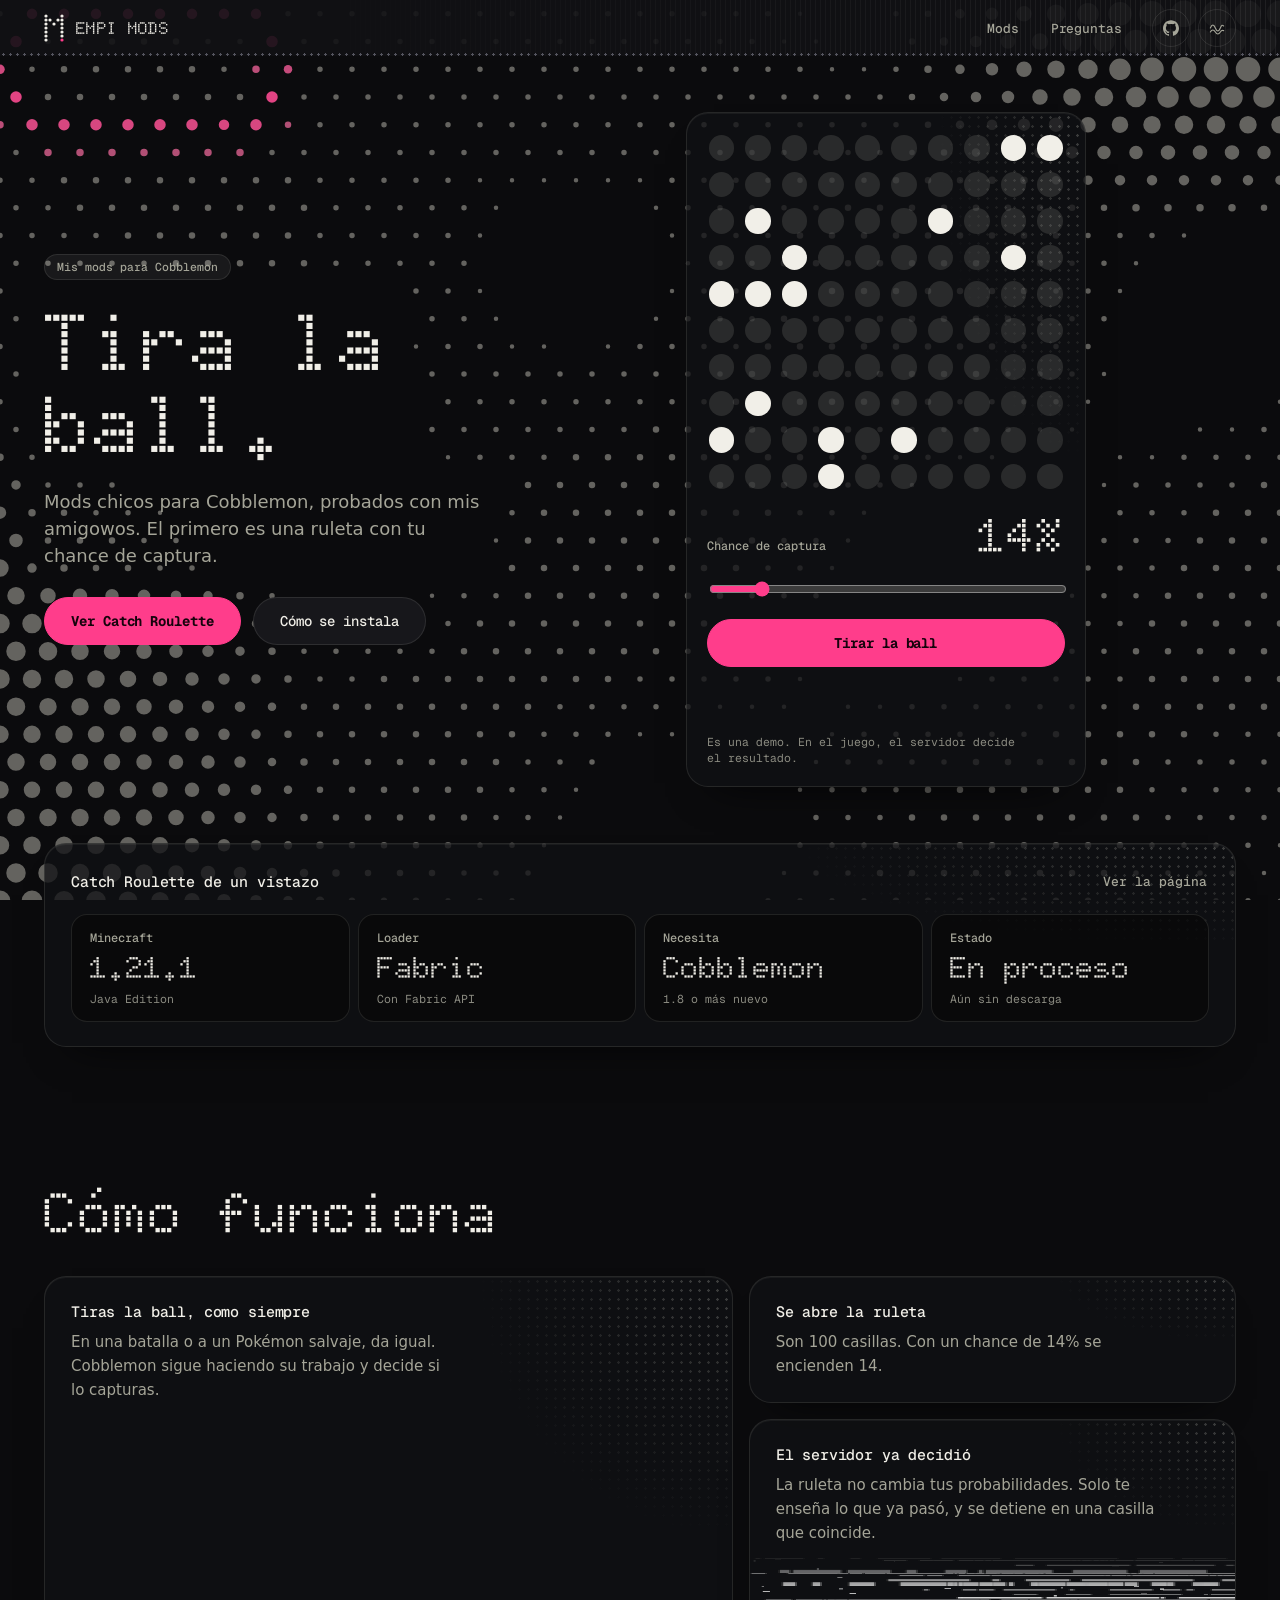
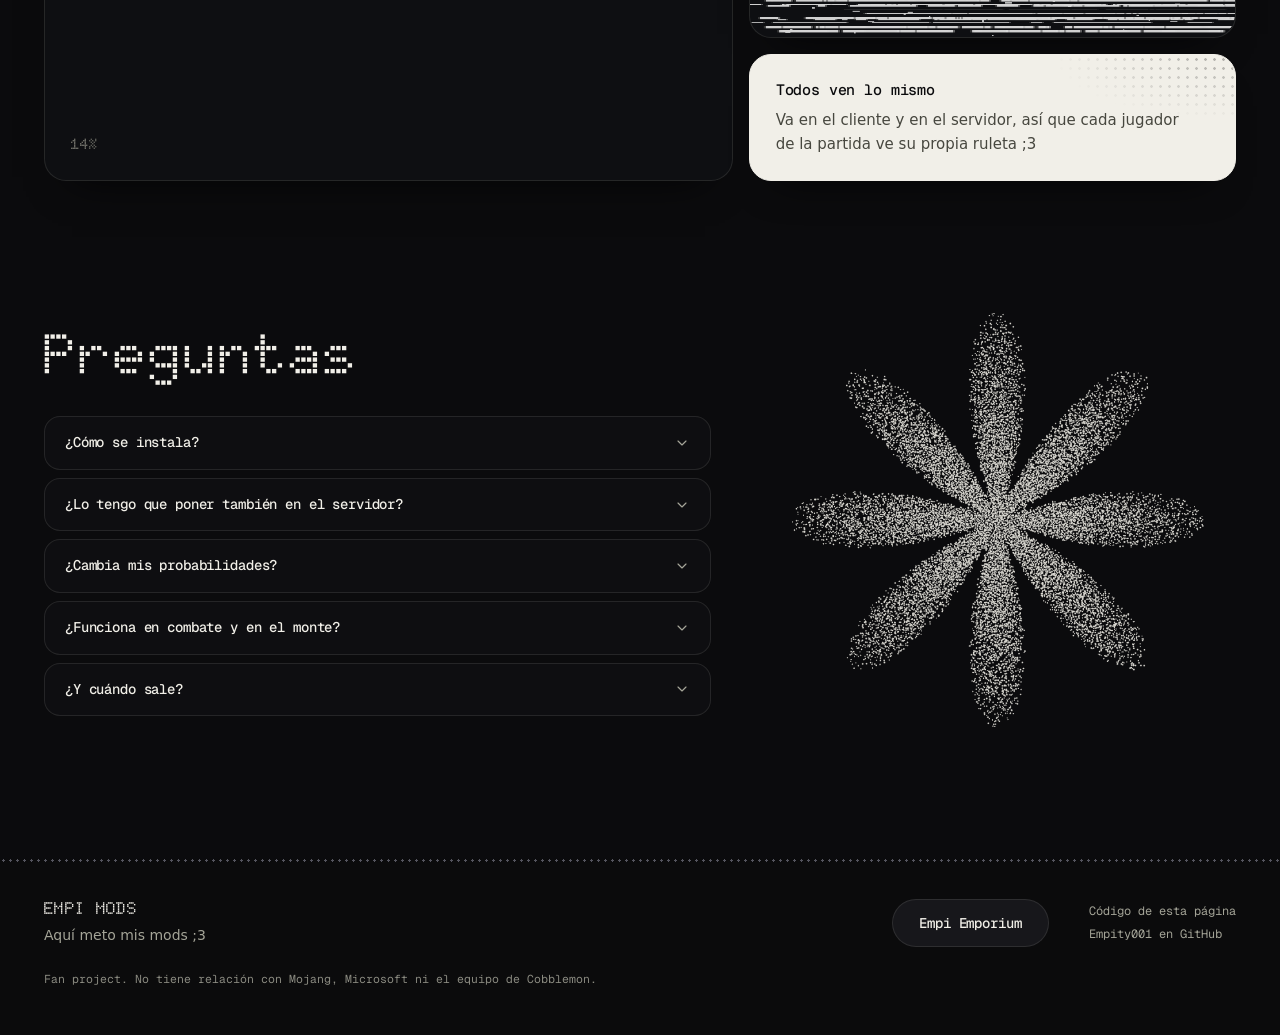
<file: index.html>
<!doctype html>
<html lang="es">
<head>
    <meta charset="utf-8">
    <meta name="viewport" content="width=device-width, initial-scale=1">
    <title>Empi Mods</title>
    <meta name="description" content="Mods chicos para Cobblemon, hechos por Empi y probados con sus amigowos. El primero: una ruleta con tu chance de captura.">
    <meta name="theme-color" content="#0b0b0d">
    <meta property="og:type" content="website">
    <meta property="og:title" content="Empi Mods">
    <meta property="og:description" content="Mods chicos para Cobblemon, hechos por Empi y probados con sus amigowos.">
    <link rel="icon" href="favicon.svg" type="image/svg+xml">
    <link rel="preload" href="fonts/Doto.woff2" as="font" type="font/woff2" crossorigin>
    <link rel="stylesheet" href="css/style.css">
    <link rel="stylesheet" href="css/mods.css">
    <!-- Decides "vivo" or "tranquilo" before the first paint, so nothing flashes: the visitor's own choice, else the system's reduced-motion setting. -->
    <script>try { var m = localStorage.getItem('empi.motion'); document.documentElement.dataset.motion = (m ? m === 'alive' : !matchMedia('(prefers-reduced-motion: reduce)').matches) ? 'alive' : 'calm' } catch (e) { document.documentElement.dataset.motion = 'alive' }</script>
</head>
<body>
    <a class="skip" href="#mods">Ir al contenido</a>
    <canvas id="life" aria-hidden="true"></canvas>
    <p class="sr-only" id="dlStatus" role="status"></p>

    <header class="topbar">
        <a class="brand" href="index.html" aria-label="Empi Mods, inicio">
            <!-- a dot-matrix M; one dot lit -->
            <svg class="logo" viewBox="0 0 20 28" aria-hidden="true" fill="currentColor">
                <g><circle cx="2" cy="2" r="1.6"/><circle cx="2" cy="6" r="1.6"/><circle cx="2" cy="10" r="1.6"/><circle cx="2" cy="14" r="1.6"/><circle cx="2" cy="18" r="1.6"/><circle cx="2" cy="22" r="1.6"/><circle cx="2" cy="26" r="1.6"/>
                <circle cx="18" cy="2" r="1.6"/><circle cx="18" cy="6" r="1.6"/><circle cx="18" cy="10" r="1.6"/><circle cx="18" cy="14" r="1.6"/><circle cx="18" cy="18" r="1.6"/><circle cx="18" cy="22" r="1.6"/>
                <circle cx="6" cy="6" r="1.6"/><circle cx="10" cy="10" r="1.6"/><circle cx="14" cy="6" r="1.6"/></g>
                <circle cx="18" cy="26" r="1.6" fill="#ff3d8b"/>
            </svg>
            <span>Empi Mods</span>
        </a>
        <nav class="nav" aria-label="Secciones">
            <a href="#mods">Mods</a>
            <a href="#preguntas">Preguntas</a>
        </nav>
        <a class="icon-btn" href="https://github.com/Empity001" target="_blank" rel="noopener" aria-label="Empity001 en GitHub" title="GitHub">
            <svg class="i" viewBox="0 0 24 24" aria-hidden="true" fill="currentColor"><path d="M12 .297c-6.63 0-12 5.373-12 12 0 5.303 3.438 9.8 8.205 11.385.6.113.82-.258.82-.577 0-.285-.01-1.04-.015-2.04-3.338.724-4.042-1.61-4.042-1.61C4.422 18.07 3.633 17.7 3.633 17.7c-1.087-.744.084-.729.084-.729 1.205.084 1.838 1.236 1.838 1.236 1.07 1.835 2.809 1.305 3.495.998.108-.776.417-1.305.76-1.605-2.665-.3-5.466-1.332-5.466-5.93 0-1.31.465-2.38 1.235-3.22-.135-.303-.54-1.523.105-3.176 0 0 1.005-.322 3.3 1.23.96-.267 1.98-.399 3-.405 1.02.006 2.04.138 3 .405 2.28-1.552 3.285-1.23 3.285-1.23.645 1.653.24 2.873.12 3.176.765.84 1.23 1.91 1.23 3.22 0 4.61-2.805 5.625-5.475 5.92.42.36.81 1.096.81 2.22 0 1.606-.015 2.896-.015 3.286 0 .315.21.69.825.57C20.565 22.092 24 17.592 24 12.297c0-6.627-5.373-12-12-12"/></svg>
        </a>
        <button class="icon-btn" id="lifeBtn" type="button" aria-pressed="true" aria-label="Movimiento del fondo" title="Movimiento">
            <svg class="i" viewBox="0 0 24 24" aria-hidden="true" fill="none" stroke="currentColor" stroke-width="1.75" stroke-linecap="round" stroke-linejoin="round"><path d="M2 12c2.5-6 5-6 7.5 0s5 6 7.5 0 3.5-4 5-3"/><path d="M2 18c2.5-4 5-4 7.5 0s5 4 7.5 0 3.5-2.5 5-2"/></svg>
        </button>
        <i class="progress" aria-hidden="true"></i>
    </header>

    <main>
        <section class="hero wrap" id="inicio">
            <div class="hero-copy">
                <p class="chip rise" style="--i:0">Mis mods para Cobblemon</p>
                <h1 class="hero-title mid rise" style="--i:1" aria-label="Tira la ball." data-quiet><span class="line">Tira la</span> <span class="line">ball.</span></h1>
                <p class="hero-sub rise" style="--i:2" data-quiet>Mods chicos para Cobblemon, probados con mis amigowos. El primero es una ruleta con tu chance de captura.</p>
                <div class="hero-actions rise" style="--i:3">
                    <a class="btn primary big" href="mods/catch-roulette.html"><span class="btn-label"><span class="l1">Ver Catch Roulette</span></span></a>
                    <a class="btn big" href="#preguntas">Cómo se instala</a>
                </div>
            </div>

            <div class="hero-demo rise" style="--i:2">
                <div class="module roulette" data-roulette>
                    <div class="roulette__board" role="img" aria-label="Ruleta de 100 casillas, 14 encendidas"></div>
                    <div class="roulette__panel">
                        <div class="roulette__row">
                            <label for="chance-home">Chance de captura</label>
                            <output for="chance-home">14%</output>
                        </div>
                        <input id="chance-home" type="range" min="1" max="100" value="14">
                        <button class="btn primary big" type="button">Tirar la ball</button>
                        <p class="roulette__result" aria-live="polite"></p>
                        <p class="roulette__hint">Es una demo. En el juego, el servidor decide el resultado.</p>
                    </div>
                </div>
            </div>
        </section>

        <section class="facts wrap reveal" id="mods" aria-labelledby="factsTitle">
            <div class="module">
                <div class="module-head">
                    <h2 id="factsTitle">Catch Roulette de un vistazo</h2>
                    <a class="link" href="mods/catch-roulette.html">Ver la página</a>
                </div>
                <dl class="tiles">
                    <div class="tile"><dt>Minecraft</dt><dd class="num">1.21.1</dd><small>Java Edition</small></div>
                    <div class="tile"><dt>Loader</dt><dd class="num">Fabric</dd><small>Con Fabric API</small></div>
                    <div class="tile"><dt>Necesita</dt><dd class="num">Cobblemon</dd><small>1.8 o más nuevo</small></div>
                    <div class="tile"><dt>Estado</dt><dd class="num">En proceso</dd><small>Aún sin descarga</small></div>
                </dl>
            </div>
        </section>

        <section class="what wrap" id="como" aria-labelledby="whatTitle">
            <h2 class="display reveal" id="whatTitle" data-quiet>Cómo funciona</h2>
            <div class="bento">
                <article class="module tile-a reveal" style="--i:0">
                    <div class="tile-text" data-quiet>
                        <h3>Tiras la ball, como siempre</h3>
                        <p>En una batalla o a un Pokémon salvaje, da igual. Cobblemon sigue haciendo su trabajo y decide si lo capturas.</p>
                    </div>
                    <p class="big-num" aria-hidden="true">14<span>%</span></p>
                </article>
                <article class="module tile-b reveal" style="--i:1">
                    <div data-quiet>
                        <h3>Se abre la ruleta</h3>
                        <p>Son 100 casillas. Con un chance de 14% se encienden 14.</p>
                    </div>
                </article>
                <article class="module tile-c reveal" style="--i:2">
                    <div data-quiet>
                        <h3>El servidor ya decidió</h3>
                        <p>La ruleta no cambia tus probabilidades. Solo te enseña lo que ya pasó, y se detiene en una casilla que coincide.</p>
                    </div>
                </article>
                <article class="module tile-d reveal" style="--i:3">
                    <div data-quiet>
                        <h3>Todos ven lo mismo</h3>
                        <p>Va en el cliente y en el servidor, así que cada jugador de la partida ve su propia ruleta ;3</p>
                    </div>
                </article>
            </div>
        </section>

        <section class="faq wrap" id="preguntas" aria-labelledby="faqTitle">
            <div class="faq-list">
                <h2 class="display reveal" id="faqTitle" data-quiet>Preguntas</h2>
                <details class="q reveal" style="--i:0" data-quiet>
                    <summary>¿Cómo se instala?</summary>
                    <p>Necesitas Minecraft Java 1.21.1 con Fabric Loader, Fabric API y Cobblemon 1.8 o más nuevo. Bajas el jar de Catch Roulette y lo metes en la carpeta mods. Todavía no sale la primera versión: cuando salga, el botón de descarga aparece aquí.</p>
                </details>
                <details class="q reveal" style="--i:1" data-quiet>
                    <summary>¿Lo tengo que poner también en el servidor?</summary>
                    <p>Sí, va en los dos lados. El servidor calcula tu chance y manda el resultado; cada jugador lo ve en su pantalla. Si falta en uno de los dos, no sale la ruleta pero el juego sigue normal.</p>
                </details>
                <details class="q reveal" style="--i:2" data-quiet>
                    <summary>¿Cambia mis probabilidades?</summary>
                    <p>Nop. Cobblemon decide la captura como siempre. La ruleta solo te enseña lo que ya pasó.</p>
                </details>
                <details class="q reveal" style="--i:3" data-quiet>
                    <summary>¿Funciona en combate y en el monte?</summary>
                    <p>Sí. Sale cuando tiras la ball a un Pokémon salvaje y también durante una batalla.</p>
                </details>
                <details class="q reveal" style="--i:4" data-quiet>
                    <summary>¿Y cuándo sale?</summary>
                    <p>Todavía lo estoy armando. Ya tiene su página, pero falta que corra dentro de Cobblemon. Cuando esté listo, aquí va el enlace a Modrinth.</p>
                </details>
            </div>
            <div class="faq-art" aria-hidden="true"><img src="art/flower.png" alt="" width="650" height="650" loading="lazy"></div>
        </section>
    </main>

    <footer class="foot" id="pie">
        <div class="wrap foot-grid">
            <div class="foot-brand" data-quiet>
                <p class="foot-name">Empi Mods</p>
                <p class="foot-line">Aquí meto mis mods ;3</p>
            </div>
            <a class="btn big" href="https://empity001.github.io/Empi-Emporium/">Empi Emporium</a>
            <nav class="foot-links" data-quiet aria-label="Enlaces">
                <a href="https://github.com/Empity001/Empi-Mods" target="_blank" rel="noopener">Código de esta página</a>
                <a href="https://github.com/Empity001" target="_blank" rel="noopener">Empity001 en GitHub</a>
            </nav>
        </div>
        <p class="wrap foot-note" data-quiet>Fan project. No tiene relación con Mojang, Microsoft ni el equipo de Cobblemon.</p>
    </footer>

    <script src="js/field.js" defer></script>
    <script src="js/motion.js" defer></script>
    <script src="js/roulette.js" defer></script>
    <script src="js/site.js" defer></script>
</body>
</html>
</file>
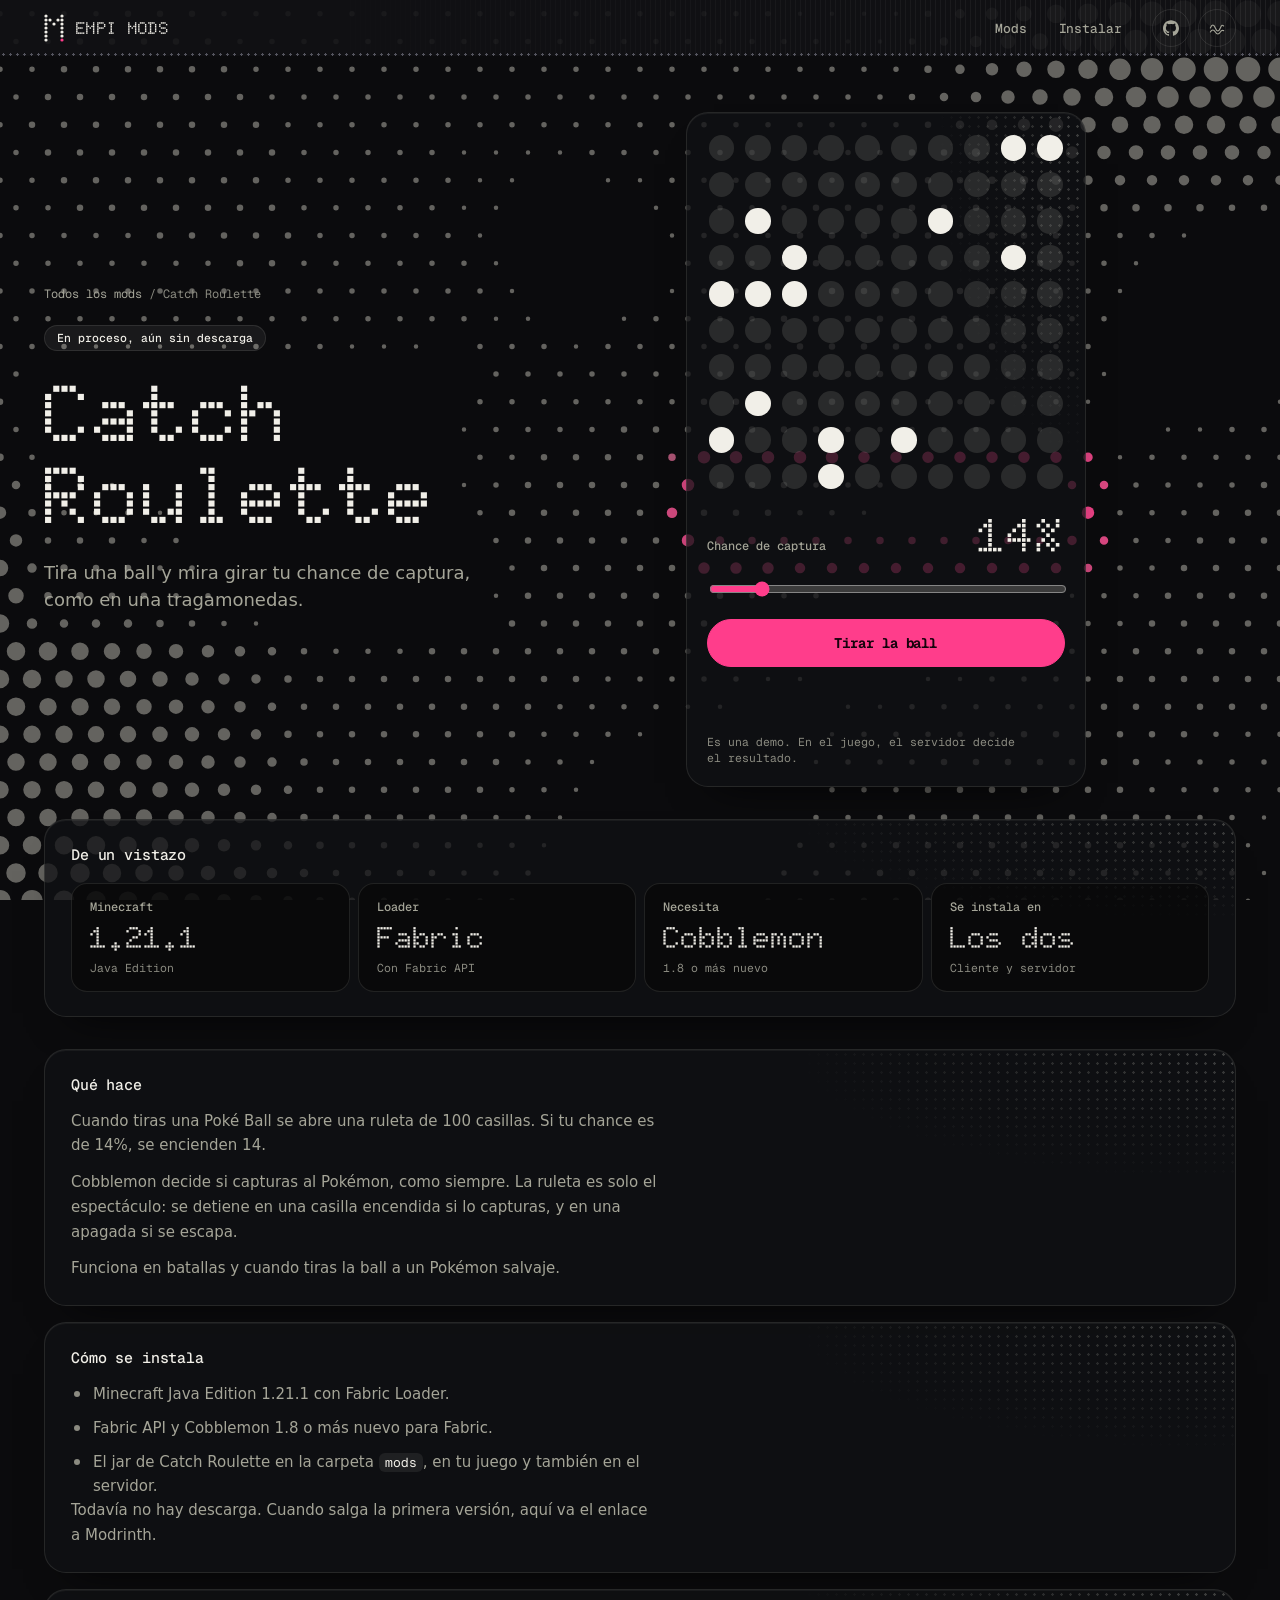
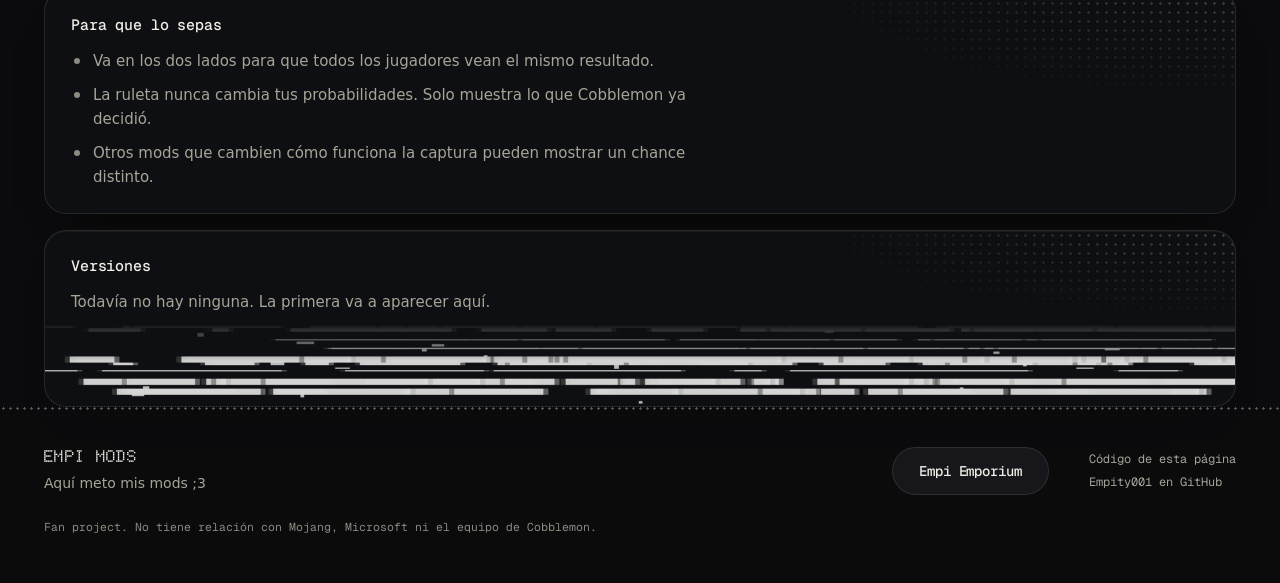
<file: mods/catch-roulette.html>
<!doctype html>
<html lang="es">
<head>
    <meta charset="utf-8">
    <meta name="viewport" content="width=device-width, initial-scale=1">
    <title>Catch Roulette</title>
    <meta name="description" content="Un mod de Fabric para Cobblemon que convierte tu chance de captura en una ruleta de casillas.">
    <meta name="theme-color" content="#0b0b0d">
    <meta property="og:type" content="website">
    <meta property="og:title" content="Catch Roulette">
    <meta property="og:description" content="Un mod de Fabric para Cobblemon que convierte tu chance de captura en una ruleta de casillas.">
    <link rel="icon" href="../favicon.svg" type="image/svg+xml">
    <link rel="preload" href="../fonts/Doto.woff2" as="font" type="font/woff2" crossorigin>
    <link rel="stylesheet" href="../css/style.css">
    <link rel="stylesheet" href="../css/mods.css">
    <script>try { var m = localStorage.getItem('empi.motion'); document.documentElement.dataset.motion = (m ? m === 'alive' : !matchMedia('(prefers-reduced-motion: reduce)').matches) ? 'alive' : 'calm' } catch (e) { document.documentElement.dataset.motion = 'alive' }</script>
</head>
<body class="mod-page">
    <a class="skip" href="#contenido">Ir al contenido</a>
    <canvas id="life" aria-hidden="true"></canvas>
    <p class="sr-only" id="dlStatus" role="status"></p>

    <header class="topbar">
        <a class="brand" href="../index.html" aria-label="Empi Mods, inicio">
            <svg class="logo" viewBox="0 0 20 28" aria-hidden="true" fill="currentColor">
                <g><circle cx="2" cy="2" r="1.6"/><circle cx="2" cy="6" r="1.6"/><circle cx="2" cy="10" r="1.6"/><circle cx="2" cy="14" r="1.6"/><circle cx="2" cy="18" r="1.6"/><circle cx="2" cy="22" r="1.6"/><circle cx="2" cy="26" r="1.6"/>
                <circle cx="18" cy="2" r="1.6"/><circle cx="18" cy="6" r="1.6"/><circle cx="18" cy="10" r="1.6"/><circle cx="18" cy="14" r="1.6"/><circle cx="18" cy="18" r="1.6"/><circle cx="18" cy="22" r="1.6"/>
                <circle cx="6" cy="6" r="1.6"/><circle cx="10" cy="10" r="1.6"/><circle cx="14" cy="6" r="1.6"/></g>
                <circle cx="18" cy="26" r="1.6" fill="#ff3d8b"/>
            </svg>
            <span>Empi Mods</span>
        </a>
        <nav class="nav" aria-label="Secciones">
            <a href="../index.html#mods">Mods</a>
            <a href="#instalar">Instalar</a>
        </nav>
        <a class="icon-btn" href="https://github.com/Empity001" target="_blank" rel="noopener" aria-label="Empity001 en GitHub" title="GitHub">
            <svg class="i" viewBox="0 0 24 24" aria-hidden="true" fill="currentColor"><path d="M12 .297c-6.63 0-12 5.373-12 12 0 5.303 3.438 9.8 8.205 11.385.6.113.82-.258.82-.577 0-.285-.01-1.04-.015-2.04-3.338.724-4.042-1.61-4.042-1.61C4.422 18.07 3.633 17.7 3.633 17.7c-1.087-.744.084-.729.084-.729 1.205.084 1.838 1.236 1.838 1.236 1.07 1.835 2.809 1.305 3.495.998.108-.776.417-1.305.76-1.605-2.665-.3-5.466-1.332-5.466-5.93 0-1.31.465-2.38 1.235-3.22-.135-.303-.54-1.523.105-3.176 0 0 1.005-.322 3.3 1.23.96-.267 1.98-.399 3-.405 1.02.006 2.04.138 3 .405 2.28-1.552 3.285-1.23 3.285-1.23.645 1.653.24 2.873.12 3.176.765.84 1.23 1.91 1.23 3.22 0 4.61-2.805 5.625-5.475 5.92.42.36.81 1.096.81 2.22 0 1.606-.015 2.896-.015 3.286 0 .315.21.69.825.57C20.565 22.092 24 17.592 24 12.297c0-6.627-5.373-12-12-12"/></svg>
        </a>
        <button class="icon-btn" id="lifeBtn" type="button" aria-pressed="true" aria-label="Movimiento del fondo" title="Movimiento">
            <svg class="i" viewBox="0 0 24 24" aria-hidden="true" fill="none" stroke="currentColor" stroke-width="1.75" stroke-linecap="round" stroke-linejoin="round"><path d="M2 12c2.5-6 5-6 7.5 0s5 6 7.5 0 3.5-4 5-3"/><path d="M2 18c2.5-4 5-4 7.5 0s5 4 7.5 0 3.5-2.5 5-2"/></svg>
        </button>
        <i class="progress" aria-hidden="true"></i>
    </header>

    <main id="contenido">
        <section class="hero wrap">
            <div class="hero-copy">
                <p class="crumb rise" style="--i:0"><a href="../index.html#mods">Todos los mods</a> / Catch Roulette</p>
                <p class="chip dev rise" style="--i:0">En proceso, aún sin descarga</p>
                <h1 class="hero-title mid rise" style="--i:1" aria-label="Catch Roulette" data-quiet><span class="line">Catch</span> <span class="line">Roulette</span></h1>
                <p class="hero-sub rise" style="--i:2" data-quiet>Tira una ball y mira girar tu chance de captura, como en una tragamonedas.</p>
            </div>

            <div class="hero-demo rise" style="--i:2">
                <div class="module roulette" data-roulette>
                    <div class="roulette__board" role="img" aria-label="Ruleta de 100 casillas, 14 encendidas"></div>
                    <div class="roulette__panel">
                        <div class="roulette__row">
                            <label for="chance-mod">Chance de captura</label>
                            <output for="chance-mod">14%</output>
                        </div>
                        <input id="chance-mod" type="range" min="1" max="100" value="14">
                        <button class="btn primary big" type="button">Tirar la ball</button>
                        <p class="roulette__result" aria-live="polite"></p>
                        <p class="roulette__hint">Es una demo. En el juego, el servidor decide el resultado.</p>
                    </div>
                </div>
            </div>
        </section>
        <!-- TODO: capturas reales del juego cuando el mod ya corra dentro de Cobblemon. -->

        <section class="facts wrap reveal" aria-labelledby="factsTitle">
            <div class="module">
                <div class="module-head"><h2 id="factsTitle">De un vistazo</h2></div>
                <dl class="tiles">
                    <div class="tile"><dt>Minecraft</dt><dd class="num">1.21.1</dd><small>Java Edition</small></div>
                    <div class="tile"><dt>Loader</dt><dd class="num">Fabric</dd><small>Con Fabric API</small></div>
                    <div class="tile"><dt>Necesita</dt><dd class="num">Cobblemon</dd><small>1.8 o más nuevo</small></div>
                    <div class="tile"><dt>Se instala en</dt><dd class="num">Los dos</dd><small>Cliente y servidor</small></div>
                </dl>
            </div>
        </section>

        <div class="wrap mod-sections">
            <section class="module reveal" aria-labelledby="qhace">
                <h2 id="qhace">Qué hace</h2>
                <p>Cuando tiras una Poké Ball se abre una ruleta de 100 casillas. Si tu chance es de 14%, se encienden 14.</p>
                <p>Cobblemon decide si capturas al Pokémon, como siempre. La ruleta es solo el espectáculo: se detiene en una casilla encendida si lo capturas, y en una apagada si se escapa.</p>
                <p>Funciona en batallas y cuando tiras la ball a un Pokémon salvaje.</p>
            </section>

            <section class="module reveal" id="instalar" aria-labelledby="qinstalar">
                <h2 id="qinstalar">Cómo se instala</h2>
                <ul>
                    <li>Minecraft Java Edition 1.21.1 con Fabric Loader.</li>
                    <li>Fabric API y Cobblemon 1.8 o más nuevo para Fabric.</li>
                    <li>El jar de Catch Roulette en la carpeta <code>mods</code>, en tu juego y también en el servidor.</li>
                </ul>
                <p>Todavía no hay descarga. Cuando salga la primera versión, aquí va el enlace a Modrinth.</p>
            </section>

            <section class="module reveal" aria-labelledby="qsaber">
                <h2 id="qsaber">Para que lo sepas</h2>
                <ul>
                    <li>Va en los dos lados para que todos los jugadores vean el mismo resultado.</li>
                    <li>La ruleta nunca cambia tus probabilidades. Solo muestra lo que Cobblemon ya decidió.</li>
                    <li>Otros mods que cambien cómo funciona la captura pueden mostrar un chance distinto.</li>
                </ul>
            </section>

            <section class="module empty-tear reveal" aria-labelledby="qversiones">
                <h2 id="qversiones">Versiones</h2>
                <p>Todavía no hay ninguna. La primera va a aparecer aquí.</p>
            </section>
        </div>
    </main>

    <footer class="foot" id="pie">
        <div class="wrap foot-grid">
            <div class="foot-brand" data-quiet>
                <p class="foot-name">Empi Mods</p>
                <p class="foot-line">Aquí meto mis mods ;3</p>
            </div>
            <a class="btn big" href="https://empity001.github.io/Empi-Emporium/">Empi Emporium</a>
            <nav class="foot-links" data-quiet aria-label="Enlaces">
                <a href="https://github.com/Empity001/Empi-Mods" target="_blank" rel="noopener">Código de esta página</a>
                <a href="https://github.com/Empity001" target="_blank" rel="noopener">Empity001 en GitHub</a>
            </nav>
        </div>
        <p class="wrap foot-note" data-quiet>Fan project. No tiene relación con Mojang, Microsoft ni el equipo de Cobblemon.</p>
    </footer>

    <script src="../js/field.js" defer></script>
    <script src="../js/motion.js" defer></script>
    <script src="../js/roulette.js" defer></script>
    <script src="../js/site.js" defer></script>
</body>
</html>
</file>
<file: css/style.css>
/* Empi Emporium: the Empi Proof Bench, on the web. Near-black ground, paper-white marks, halftone dots as tone, one pink accent that
   marks the next action (here: the download). Same tokens, type and modules as Empi Publisher and Empi Launcher (see DESIGN.md in
   Empity001/EmpiLauncher). Dark only, on purpose: the darkroom is the brand.
   Motion is alive but budgeted (js/field.js): a dot field behind the page, arrivals that rise in, a tear when something changes.
   The visible switch (top right) and prefers-reduced-motion make all of it calm. Only transform and opacity animate. */

@font-face { font-family: 'Doto'; src: url('../fonts/Doto.woff2') format('woff2'); font-weight: 100 900; font-display: swap; }
@font-face { font-family: 'Geist Mono'; src: url('../fonts/GeistMono.woff2') format('woff2'); font-weight: 400 700; font-display: swap; }

:root {
    color-scheme: dark;

    --well: #060607;
    --bg: #0b0b0d;
    --surface: #111114;
    --surface-2: #18181c;
    --line: #24242a;
    --line-strong: #3b3b44;
    --dot: #55555f;

    --text: #f1efe8;
    --text-2: #a5a598;
    --text-3: #8b8b81;
    --paper-ink: #47473f;

    --accent: #ff3d8b;
    --accent-hover: #ff6aa6;
    --accent-ink: #16030c;
    --split-r: #ff2a4a;
    --split-c: #33e6ff;
    --danger: #ff6a4d;

    --module: rgb(17 18 21 / .76);
    --hair: rgb(241 239 232 / .1);
    --hair-strong: rgb(241 239 232 / .22);

    --r-module: 22px;
    --r-tile: 16px;

    --font-ui: 'Segoe UI Variable Text', 'Segoe UI', system-ui, -apple-system, sans-serif;
    --font-dot: 'Doto', 'Cascadia Mono', Consolas, monospace;
    --font-mono: 'Geist Mono', 'Cascadia Mono', Consolas, monospace;

    --ease: cubic-bezier(.2, .9, .2, 1);
    --ease-out: cubic-bezier(.16, 1, .3, 1);
    --spring: cubic-bezier(.34, 1.56, .64, 1);
    --dotted: radial-gradient(circle, var(--dot) 1px, transparent 1.4px) 0 0 / 7px 3px repeat-x;
    --topbar-h: 56px;
}

* { box-sizing: border-box; }
[hidden] { display: none !important; }
html { background: var(--bg); scroll-behavior: smooth; scroll-padding-top: calc(var(--topbar-h) + 16px); scrollbar-color: var(--line-strong) transparent; }
body { margin: 0; color: var(--text); font: 16px/1.55 var(--font-ui); -webkit-font-smoothing: antialiased; overflow-x: hidden; }
::selection { background: var(--accent); color: var(--accent-ink); }
:focus-visible { outline: 2px solid var(--accent); outline-offset: 3px; }
h1, h2, h3, h4, p, figure, dl, dd { margin: 0; }
h1, h2, h3 { text-wrap: balance; }
p { text-wrap: pretty; }
a { color: inherit; }
img { display: block; max-width: 100%; height: auto; }
.i { width: 16px; height: 16px; flex: none; }
.num { font-variant-numeric: tabular-nums; }

.wrap { width: 100%; max-width: 1240px; margin: 0 auto; padding: 0 24px; }

.skip { position: absolute; left: 12px; top: -60px; z-index: 20; padding: 10px 16px; border-radius: 999px; background: var(--text); color: var(--bg); font: 600 13px/1 var(--font-mono); text-decoration: none; }
.skip:focus { top: 8px; }

/* The dot field: one fixed canvas behind everything (js/field.js). Before it paints, and without JavaScript, two static plates stand in. */
#life { position: fixed; inset: 0; z-index: -1; pointer-events: none; }
html:not([data-field]) body::before {
    content: ''; position: fixed; z-index: -1; pointer-events: none; left: 0; bottom: 0; width: 340px; height: 360px;
    background: url('../art/field.png') left bottom / 340px auto no-repeat; opacity: .6;
    -webkit-mask-image: linear-gradient(to top, #000 35%, transparent 100%), linear-gradient(to right, #000 60%, transparent 100%);
    -webkit-mask-composite: source-in;
    mask-image: linear-gradient(to top, #000 35%, transparent 100%), linear-gradient(to right, #000 60%, transparent 100%);
    mask-composite: intersect;
}

/* ------------------------------------------------------------ the tear: a glitch, only when something changes */
@keyframes tear {
    0%   { transform: none; clip-path: inset(0); text-shadow: none; }
    15%  { transform: translateX(-3px); clip-path: inset(0 0 62% 0); text-shadow: 2px 0 var(--split-r), -2px 0 var(--split-c); }
    30%  { transform: translateX(4px); clip-path: inset(38% 0 30% 0); }
    45%  { transform: translateX(-2px); clip-path: inset(70% 0 0 0); text-shadow: -2px 0 var(--split-r), 2px 0 var(--split-c); }
    60%  { transform: translateX(2px); clip-path: inset(12% 0 55% 0); }
    80%  { transform: translateX(-1px); clip-path: inset(0); text-shadow: 1px 0 var(--split-r), -1px 0 var(--split-c); }
    100% { transform: none; clip-path: inset(0); text-shadow: none; }
}
.tear { animation: tear .26s steps(1, end) 1; }
@keyframes split {
    0%, 100% { text-shadow: none; }
    25% { text-shadow: 2px 0 var(--split-r), -2px 0 var(--split-c); }
    50% { text-shadow: -2px 0 var(--split-r), 2px 0 var(--split-c); }
    75% { text-shadow: 1px 0 var(--split-r), -1px 0 var(--split-c); }
}

/* ------------------------------------------------------------ top bar */
.topbar {
    position: sticky; top: 0; z-index: 10; height: var(--topbar-h);
    display: flex; align-items: center; gap: 8px; padding: 0 max(24px, calc((100vw - 1240px) / 2 + 24px));
    background: rgb(17 17 20 / .9);
}
.topbar::before {   /* ribbed glass: fine vertical lines that fade in from the left */
    content: ''; position: absolute; inset: 0; pointer-events: none;
    background: repeating-linear-gradient(90deg, rgb(241 239 232 / .07) 0 1px, transparent 1px 5px);
    -webkit-mask-image: linear-gradient(90deg, transparent 20%, #000 100%);
    mask-image: linear-gradient(90deg, transparent 20%, #000 100%);
}
.topbar::after { content: ''; position: absolute; left: 0; right: 0; bottom: 0; height: 3px; background: var(--dotted); }
.topbar > * { position: relative; }
.brand { display: flex; align-items: center; gap: 12px; margin-right: auto; text-decoration: none; font: 800 17px/1 var(--font-dot); letter-spacing: .02em; text-transform: uppercase; white-space: nowrap; }
.logo { width: 20px; height: 28px; flex: none; color: var(--text); }
.nav { display: flex; gap: 4px; margin-right: 8px; }
.nav a { padding: 9px 14px; border-radius: 999px; font: 500 13px/1 var(--font-mono); letter-spacing: -.005em; color: var(--text-2); text-decoration: none; transition: color .2s var(--ease), background .2s var(--ease); }
.nav a:hover { color: var(--text); background: rgb(255 255 255 / .07); }
.icon-btn {
    display: grid; place-items: center; width: 38px; height: 38px; padding: 0; border-radius: 50%; cursor: pointer;
    background: none; border: 1px solid var(--hair); color: var(--text-2);
    transition: background .2s var(--ease), color .2s var(--ease), transform .5s var(--spring);
}
.icon-btn:hover { color: var(--text); background: rgb(255 255 255 / .07); }
.icon-btn[aria-pressed=false] { color: var(--text-3); }
.icon-btn:active { transform: scale(.94); }

/* ------------------------------------------------------------ buttons and chips: pills */
.btn {
    display: inline-flex; align-items: center; justify-content: center; gap: 10px; white-space: nowrap; cursor: pointer; text-decoration: none;
    padding: 11px 18px; border-radius: 999px; border: 1px solid var(--hair); background: #17171b; color: var(--text);
    font: 500 13px/1 var(--font-mono); letter-spacing: -.005em;
    transition: background .2s var(--ease), border-color .2s var(--ease), transform .45s var(--spring);
}
.btn:hover { background: #222228; border-color: var(--hair-strong); animation: split .2s steps(1, end) 1; transform: translateY(-1px); }
.btn:active { transform: scale(.97); transition-duration: .06s; }
.btn.big { padding: 16px 26px; font-size: 14px; }
.btn.primary {
    position: relative; overflow: hidden; background: var(--accent); border-color: var(--accent); color: var(--accent-ink); font-weight: 700;
    transform: translate(var(--mx, 0px), var(--my, 0px));
    transition: background .12s var(--ease), transform .3s var(--ease-out);
}
.btn.primary:hover { background: var(--accent-hover); border-color: var(--accent-hover); transform: translate(var(--mx, 0px), calc(var(--my, 0px) - 1px)); }
.btn.primary:active { transform: translate(var(--mx, 0px), var(--my, 0px)) scale(.97); }
.btn.primary::before { content: ''; position: absolute; inset: 0; pointer-events: none; background: linear-gradient(100deg, transparent 32%, rgb(255 255 255 / .38) 50%, transparent 68%); transform: translateX(-130%); }
.btn.primary:hover::before { transform: translateX(130%); transition: transform .8s var(--ease-out); }
.btn-label { position: relative; display: inline-grid; overflow: hidden; }
.btn-label > span { grid-area: 1 / 1; text-align: center; transition: transform .45s var(--ease-out), opacity .3s var(--ease); }
.btn-label .l2 { transform: translateY(120%); opacity: 0; }
.btn.done .l1 { transform: translateY(-120%); opacity: 0; }
.btn.done .l2 { transform: none; opacity: 1; }
.btn.done .dl-icon { animation: drop .6s var(--ease-out) 1; }
.sr-only { position: absolute; width: 1px; height: 1px; margin: -1px; padding: 0; overflow: hidden; clip-path: inset(50%); white-space: nowrap; border: 0; }
.chip { display: inline-flex; align-items: center; gap: 6px; width: fit-content; padding: 4px 12px; border-radius: 999px; background: rgb(255 255 255 / .06); border: 1px solid var(--hair); font: 500 11.5px/1.4 var(--font-mono); color: var(--text-2); }
.link { display: inline-flex; align-items: center; gap: 8px; font: 500 13px/1.2 var(--font-mono); color: var(--text-2); text-decoration: none; padding: 6px 2px; transition: color .2s var(--ease); }
.link:hover { color: var(--text); }

/* ------------------------------------------------------------ modules: translucent, hairline, a corner of halftone that continues the ground */
@property --px { syntax: '<length>'; inherits: false; initial-value: 0px; }
@property --py { syntax: '<length>'; inherits: false; initial-value: 0px; }
@property --spot { syntax: '<number>'; inherits: false; initial-value: 0; }
.module {
    position: relative; isolation: isolate; padding: 24px 26px;
    background: radial-gradient(300px circle at var(--px) var(--py), rgb(241 239 232 / calc(var(--spot) * .085)), transparent 65%), var(--module);
    border: 1px solid var(--hair); border-radius: var(--r-module);
    box-shadow: inset 0 1px 0 rgb(255 255 255 / .05), 0 24px 40px -28px rgb(0 0 0 / .85);
    transition: border-color .3s var(--ease-out), --spot .45s var(--ease-out);
}
.module:hover { border-color: var(--hair-strong); }
@media (hover: hover) and (pointer: fine) { html[data-motion=alive] .module:hover { --spot: 1; } }
.module::before {
    content: ''; position: absolute; z-index: -1; top: 0; right: 0; width: 46%; height: 64%; pointer-events: none; border-radius: 0 var(--r-module) 0 0;
    background: radial-gradient(circle, rgb(241 239 232 / .22) 1px, transparent 1.5px) 0 0 / 9px 9px;
    -webkit-mask-image: radial-gradient(120% 120% at 100% 0, #000 0, transparent 68%);
    mask-image: radial-gradient(120% 120% at 100% 0, #000 0, transparent 68%);
    transform-origin: 100% 0; transition: transform .8s var(--ease-out);
}
@media (hover: hover) and (pointer: fine) { html[data-motion=alive] .module:hover::before { transform: scale(1.16); } }
.module-head { display: flex; align-items: center; justify-content: space-between; gap: 16px; margin-bottom: 18px; }
.module-head h2 { font: 500 15px/1.4 var(--font-mono); letter-spacing: -.01em; }

/* ------------------------------------------------------------ hero: the copy on the left, the real launcher on the right */
.hero {
    min-height: min(calc(100dvh - var(--topbar-h) - 64px), 760px); padding-top: 56px; padding-bottom: 56px;
    display: grid; grid-template-columns: minmax(0, 4.6fr) minmax(0, 7.4fr); gap: 56px; align-items: center;
}
.hero-copy { display: flex; flex-direction: column; align-items: flex-start; gap: 22px; }
.hero-title { font: 700 clamp(3.6rem, 8.4vw, 7.4rem)/1 var(--font-dot); letter-spacing: 0; }
.hero-title .line { display: block; }
.hero-sub { max-width: 34ch; font-size: 18px; line-height: 1.5; color: var(--text-2); }
.hero-actions { display: flex; flex-wrap: wrap; gap: 12px; margin-top: 6px; }
.hero-shot { position: relative; }
.hero-shot .cloud { position: absolute; z-index: 0; right: -7%; top: -15%; width: 64%; opacity: .5; pointer-events: none; }
.frame {
    position: relative; z-index: 1; overflow: hidden; border-radius: var(--r-module); border: 1px solid var(--hair-strong);
    background: var(--well); box-shadow: inset 0 1px 0 rgb(255 255 255 / .05), 0 40px 60px -32px rgb(0 0 0 / .9);
}
.frame img { width: 100%; }
@media (min-width: 1289px) {   /* wide screens: the launcher runs off the right edge of the page, the way a window half out of frame does */
    .hero-shot { margin-right: calc(-1 * ((100vw - 1240px) / 2 + 24px)); }
    .frame { border-radius: var(--r-module) 0 0 var(--r-module); border-right: 0; }
}

/* ------------------------------------------------------------ the latest version: four data tiles */
.facts { padding-bottom: 8px; }
.tiles { display: grid; grid-template-columns: repeat(4, minmax(0, 1fr)); gap: 8px; }
.tile {
    display: flex; flex-direction: column; gap: 6px; min-width: 0; padding: 16px 18px 15px; border-radius: var(--r-tile); border: 1px solid var(--hair);
    background: radial-gradient(200px circle at var(--px) var(--py), rgb(241 239 232 / calc(var(--spot) * .07)), transparent 65%), rgb(6 6 7 / .55);
    transition: --spot .45s var(--ease-out), border-color .3s var(--ease-out);
}
@media (hover: hover) and (pointer: fine) { html[data-motion=alive] .tile:hover { --spot: 1; border-color: var(--hair-strong); } }
.tile dt { font: 500 12px/1.2 var(--font-mono); color: var(--text-2); }
.tile dd { font: 700 clamp(1.5rem, 2.4vw, 1.9rem)/1.1 var(--font-dot); min-height: 1.1em; overflow-wrap: anywhere; }
.tile small { font: 400 11.5px/1.35 var(--font-mono); color: var(--text-3); overflow-wrap: anywhere; }

/* ------------------------------------------------------------ section headings */
.display { font: 700 clamp(2.4rem, 5vw, 3.6rem)/1.05 var(--font-dot); margin-bottom: 32px; }
.display + .lead { margin: -18px 0 32px; max-width: 46ch; font-size: 17px; color: var(--text-2); }
.notes, .what, .faq { padding-top: clamp(72px, 10vw, 128px); }

/* ------------------------------------------------------------ novedades: a rail of versions and the notes of the chosen one */
.notes-grid { display: grid; grid-template-columns: 250px minmax(0, 1fr); gap: 32px; align-items: start; }
.rail {   /* the versions sit in a module of their own: the dots read faintly through it, and the paper thumb slides inside */
    position: sticky; top: calc(var(--topbar-h) + 24px); display: flex; flex-direction: column; gap: 6px; padding: 8px;
    background: var(--module); border: 1px solid var(--hair); border-radius: var(--r-module);
    box-shadow: inset 0 1px 0 rgb(255 255 255 / .05), 0 24px 40px -28px rgb(0 0 0 / .85);
}
.rail-item {
    display: grid; grid-template-columns: 1fr auto; align-items: center; gap: 2px 12px; width: 100%; padding: 12px 16px; text-align: left; cursor: pointer;
    position: relative; z-index: 1;
    font: inherit; color: var(--text); background: transparent; border: 1px solid var(--hair); border-radius: var(--r-tile);
    transition: background .2s var(--ease), color .2s var(--ease), border-color .2s var(--ease), transform .45s var(--spring);
}
.rail-thumb {   /* the paper block behind the chosen version; js/site.js places it */
    position: absolute; left: 0; top: 0; z-index: 0; pointer-events: none; opacity: 0;
    background: var(--text); border-radius: var(--r-tile);
    transition: transform .55s cubic-bezier(.34, 1.25, .64, 1), width .35s var(--ease-out), height .35s var(--ease-out), opacity .2s var(--ease);
}
.rail-item:hover { background: rgb(255 255 255 / .08); border-color: var(--hair-strong); }
.rail-item:active { transform: scale(.98); transition-duration: .06s; }
.rail-item .rv { font: 500 14px/1.3 var(--font-mono); letter-spacing: -.01em; font-variant-numeric: tabular-nums; }
.rail-item .rd { font: 400 11.5px/1.35 var(--font-mono); color: var(--text-3); grid-column: 1; }
.rail-item .rc { grid-column: 2; grid-row: 1 / span 2; }
.rail-item[aria-selected=true] { background: transparent; color: #0b0b0d; border-color: transparent; transition-delay: 0s, .14s, 0s, 0s; }   /* selection is inversion: the ink turns dark as the paper arrives */
.rail-item[aria-selected=true] .rd { color: var(--paper-ink); }
.rail-item .chip { background: rgb(255 255 255 / .08); }
.rail-item[aria-selected=true] .chip { background: rgb(11 11 13 / .1); border-color: rgb(11 11 13 / .18); color: var(--paper-ink); }
.rail-more { display: block; margin: 6px 0 2px; padding-left: 8px; }

.reader { padding: 30px 34px 34px; min-height: 320px; }
.reader-head { display: flex; align-items: flex-end; justify-content: space-between; flex-wrap: wrap; gap: 8px 24px; margin-bottom: 18px; }
.reader-num { font: 700 clamp(2.8rem, 6vw, 4.2rem)/1 var(--font-dot); font-variant-numeric: tabular-nums; }
.reader-meta { display: flex; flex-wrap: wrap; align-items: center; gap: 4px 18px; font: 400 12px/1.4 var(--font-mono); color: var(--text-2); padding-bottom: 6px; }
.reader-summary { max-width: 46ch; margin-bottom: 26px; font: 600 clamp(1.15rem, 2vw, 1.4rem)/1.35 var(--font-ui); letter-spacing: -.005em; }
.notes-body { max-width: 68ch; }
.notes-body h4 { display: flex; align-items: center; gap: 12px; margin: 28px 0 12px; font: 500 12px/1.2 var(--font-mono); letter-spacing: .06em; text-transform: uppercase; color: var(--text-2); }
.notes-body h4::after { content: ''; flex: 1; height: 3px; background: var(--dotted); opacity: .8; }
.notes-body h4:first-child { margin-top: 0; }
.notes-body ul { list-style: none; margin: 0; padding: 0; display: grid; gap: 10px; }
.notes-body li { position: relative; padding-left: 22px; font-size: 15px; line-height: 1.6; }
.notes-body li::before { content: ''; position: absolute; left: 3px; top: .62em; width: 6px; height: 6px; border-radius: 50%; background: var(--text-3); }
.notes-body p { font-size: 15px; line-height: 1.65; margin-bottom: 12px; }
.notes-body strong { font-weight: 600; }
.notes-body code { padding: 1px 6px; border-radius: 6px; background: rgb(255 255 255 / .07); font: 400 13px/1 var(--font-mono); }
.notes-body a { text-decoration-color: var(--dot); text-underline-offset: 3px; }
.notes-body a:hover { text-decoration-color: var(--text); }
.source-note { margin-top: 16px; font: 400 12px/1.5 var(--font-mono); color: var(--text-3); }
.reader-error { display: grid; gap: 14px; justify-items: start; padding: 22px 24px; border-radius: 14px; border: 1px solid var(--danger);
    background: linear-gradient(90deg, rgb(17 17 20 / .94) 45%, rgb(17 17 20 / .55) 100%), url('../art/tear.png') right center / auto 100% no-repeat; }
.reader-error p { max-width: 46ch; }

/* loading: shapes of what will arrive, not a spinner */
@keyframes pulse { 50% { opacity: .45; } }
.skel, .skel-line, .rail-skel, .reader-skel i { display: block; border-radius: 8px; background: rgb(241 239 232 / .09); animation: pulse 1.6s ease-in-out infinite; }
.skel { width: 5.2ch; height: 1em; }
.skel-line { width: 70%; height: 12px; }
.rail-skel { height: 56px; border-radius: var(--r-tile); }
.reader-skel { display: grid; gap: 14px; }
.reader-skel i { height: 14px; width: 82%; }
.reader-skel i:nth-child(1) { height: 48px; width: 34%; border-radius: 10px; }
.reader-skel i:nth-child(2) { height: 22px; width: 60%; margin-bottom: 12px; }
.reader-skel i:nth-child(4) { width: 70%; }
.reader-skel i:nth-child(5) { width: 52%; }

/* ------------------------------------------------------------ what it does: a bento of exactly four cells */
.bento { display: grid; grid-template-columns: repeat(12, minmax(0, 1fr)); gap: 16px; }
.bento h3 { font: 500 15px/1.4 var(--font-mono); letter-spacing: -.01em; margin-bottom: 8px; }
.bento p { max-width: 44ch; color: var(--text-2); font-size: 15px; line-height: 1.6; }
.tile-a { grid-column: 1 / span 7; grid-row: 1 / span 3; display: flex; flex-direction: column; gap: 22px; }
.tile-a figure { margin-top: auto; }
.tile-a figure img { border-radius: var(--r-tile); border: 1px solid var(--hair); }
.tile-a figcaption { margin-top: 10px; font: 400 11.5px/1.35 var(--font-mono); color: var(--text-3); }
.tile-b, .tile-c, .tile-d { grid-column: 8 / span 5; display: flex; align-items: center; }
.tile-c { padding-bottom: 92px; }
.tile-c::after {   /* the tear, printed: the launcher's picture of a failure that gets fixed */
    content: ''; position: absolute; z-index: -1; left: 0; right: 0; bottom: 0; height: 82px; border-radius: 0 0 var(--r-module) var(--r-module);
    background: url('../art/tear.png') center bottom / 100% auto no-repeat; opacity: .9; filter: grayscale(1);
    -webkit-mask-image: linear-gradient(to top, #000 55%, transparent 100%); mask-image: linear-gradient(to top, #000 55%, transparent 100%);
}
.tile-c:hover::after { filter: none; }
.tile-d { background: var(--text); border-color: var(--text); box-shadow: 0 24px 40px -28px rgb(0 0 0 / .85); color: #0b0b0d; }
.tile-d p { color: var(--paper-ink); }
.tile-d::before { background: radial-gradient(circle, rgb(11 11 13 / .3) 1px, transparent 1.6px) 0 0 / 9px 9px; }
.tile-d:hover { border-color: #fff; }

/* ------------------------------------------------------------ questions: four small disclosures next to the flower */
.faq { display: grid; grid-template-columns: minmax(0, 7fr) minmax(0, 5fr); gap: 48px; align-items: center; padding-bottom: clamp(72px, 10vw, 128px); }
.faq-list { display: grid; gap: 8px; }
.faq-list .display { margin-bottom: 24px; }
.q { border-radius: var(--r-tile); border: 1px solid var(--hair); background: rgb(17 18 21 / .6); transition: border-color .3s var(--ease-out), background .3s var(--ease-out); }
.q:hover, .q[open] { border-color: var(--hair-strong); }
.q[open] { background: rgb(17 18 21 / .85); }
.q summary { display: flex; align-items: center; justify-content: space-between; gap: 16px; padding: 16px 20px; cursor: pointer; list-style: none; font: 500 14px/1.4 var(--font-mono); letter-spacing: -.01em; border-radius: var(--r-tile); }
.q summary::-webkit-details-marker { display: none; }
.q summary::after { content: ''; flex: none; width: 16px; height: 16px; background: currentColor; color: var(--text-2);
    -webkit-mask: url("data:image/svg+xml,%3Csvg xmlns='http://www.w3.org/2000/svg' viewBox='0 0 24 24' fill='none' stroke='black' stroke-width='1.75' stroke-linecap='round' stroke-linejoin='round'%3E%3Cpath d='m6 9 6 6 6-6'/%3E%3C/svg%3E") center / contain no-repeat;
    mask: url("data:image/svg+xml,%3Csvg xmlns='http://www.w3.org/2000/svg' viewBox='0 0 24 24' fill='none' stroke='black' stroke-width='1.75' stroke-linecap='round' stroke-linejoin='round'%3E%3Cpath d='m6 9 6 6 6-6'/%3E%3C/svg%3E") center / contain no-repeat;
    transition: transform .4s var(--spring); }
.q[open] summary::after { transform: rotate(180deg); }
.q p { padding: 0 20px 20px; max-width: 62ch; color: var(--text-2); font-size: 15px; line-height: 1.65; }
.faq-art { display: grid; place-items: center; }
.faq-art img { width: min(100%, 420px); opacity: .9; }

/* ------------------------------------------------------------ footer */
.foot { position: relative; padding: 40px 0 48px; background: rgb(11 11 13 / .82); }
.foot::before { content: ''; position: absolute; left: 0; right: 0; top: 0; height: 3px; background: var(--dotted); }
.foot-grid { display: grid; grid-template-columns: 1fr auto auto; align-items: center; gap: 24px 40px; }
.foot-name { font: 800 17px/1 var(--font-dot); letter-spacing: .02em; text-transform: uppercase; }
.foot-line { margin-top: 8px; color: var(--text-2); font-size: 14px; }
.foot-links { display: flex; flex-direction: column; gap: 6px; }
.foot-links a { font: 400 12px/1.4 var(--font-mono); color: var(--text-2); text-decoration: none; }
.foot-links a:hover { color: var(--text); text-decoration: underline; text-underline-offset: 3px; }

/* ------------------------------------------------------------ motion: alive, and its calm equivalent */
@keyframes rise-in { from { opacity: 0; transform: translateY(16px); clip-path: inset(0 0 100% 0); } to { opacity: 1; transform: none; clip-path: inset(0); } }
@keyframes arrive { from { opacity: 0; transform: translateY(18px); } }
@keyframes drop { 0% { transform: none; opacity: 1; } 42% { transform: translateY(16px); opacity: 0; } 43% { transform: translateY(-16px); opacity: 0; } 100% { transform: none; opacity: 1; } }
@keyframes progress { from { clip-path: inset(0 100% 0 0); } to { clip-path: inset(0); } }
@keyframes cloud-par { to { translate: 0 90px; } }
@keyframes bloom-scroll { from { transform: rotate(-40deg); } to { transform: rotate(50deg); } }
@keyframes bloom { to { transform: rotate(45deg); } }   /* eight petals: 45 degrees is one whole turn of the pattern, so it never seems to reset */
@keyframes drift { to { transform: translateX(-18px) scale(1.05); } }
@keyframes swap { from { opacity: 0; transform: translateY(10px); } }

html[data-motion=alive] .rise { animation: rise-in .8s var(--ease-out) backwards; animation-delay: calc(var(--i, 0) * 90ms + 60ms); }
html[data-motion=alive] .reveal:not(.in) { opacity: 0; transform: translateY(18px); }
html[data-motion=alive] .reveal.in { animation: arrive .8s var(--ease-out) backwards; animation-delay: calc(var(--i, 0) * 70ms); }
html[data-motion=alive] .faq-art img { animation: bloom 24s linear infinite; }
html[data-motion=alive] .hero-shot .cloud { animation: drift 26s ease-in-out infinite alternate; }
html[data-motion=alive] .swap { animation: swap .5s var(--ease-out) both; }

/* the notes of a version arrive line by line (a short stagger, capped: it must never make reading wait) */
html[data-motion=alive] .notes-body.stagger :is(h4, p, li) { animation: swap .5s var(--ease-out) backwards; animation-delay: calc(var(--i, 0) * 38ms + 120ms); }

/* the picture in the first tile is developed from the top, like a print coming up in the tray */
html[data-motion=alive] .tile-a:not(.in) figure { clip-path: inset(0 0 100% 0); }
html[data-motion=alive] .tile-a.in figure { clip-path: inset(0); transition: clip-path 1s cubic-bezier(.77, 0, .175, 1) .35s; }
/* and the tear under "algo se rompió" glitches once as the tile arrives */
html[data-motion=alive] .tile-c.in::after { animation: tear .26s steps(1, end) .55s 1; }

@media (hover: hover) and (pointer: fine) { html[data-motion=alive] .hero-title:hover .line { animation: split .26s steps(1, end) 1; } }

/* the answers of the questions open and close smoothly where the browser can animate to "auto" (it is instant elsewhere) */
@supports (interpolate-size: allow-keywords) and selector(::details-content) {
    html[data-motion=alive] { interpolate-size: allow-keywords; }
    html[data-motion=alive] .q::details-content { block-size: 0; overflow: clip; transition: block-size .25s var(--ease-out), content-visibility .25s allow-discrete; }
    html[data-motion=alive] .q[open]::details-content { block-size: auto; transition-duration: .45s; }
}
html[data-motion=alive] .q[open] p { animation: swap .45s var(--ease-out) .05s backwards; }

/* depth tied to the scroll (no listeners: the browser does it), only where it can */
.progress { display: none; }
@supports (animation-timeline: scroll()) {
    html[data-motion=alive] .topbar > .progress {
        display: block; position: absolute; left: 0; right: 0; bottom: 0; height: 3px; pointer-events: none;
        background: radial-gradient(circle, var(--text) 1px, transparent 1.4px) 0 0 / 7px 3px repeat-x;
        animation: progress linear both; animation-timeline: scroll(root);
    }
    html[data-motion=alive] .hero-shot .cloud { animation: drift 26s ease-in-out infinite alternate, cloud-par linear both; animation-timeline: auto, scroll(root); animation-range: normal, 0 90vh; }
    html[data-motion=alive] .faq-art img { animation: bloom-scroll linear both; animation-timeline: view(); animation-range: cover 0% cover 100%; }
}

html[data-motion=calm] .skel, html[data-motion=calm] .skel-line, html[data-motion=calm] .rail-skel, html[data-motion=calm] .reader-skel i { animation: none; }
html[data-motion=calm] *, html[data-motion=calm] *::before, html[data-motion=calm] *::after { transition-duration: .01ms !important; animation-duration: .01ms !important; animation-delay: 0s !important; animation-iteration-count: 1 !important; scroll-behavior: auto !important; }
@media (prefers-reduced-motion: reduce) { html { scroll-behavior: auto; } }

/* ------------------------------------------------------------ narrower screens */
@media (max-width: 1000px) {
    .hero { grid-template-columns: minmax(0, 1fr); min-height: 0; gap: 40px; padding-top: 32px; }
    .hero-sub { max-width: 40ch; }
    .hero-shot .cloud { right: -3%; top: -12%; width: 58%; }
    .tiles { grid-template-columns: repeat(2, minmax(0, 1fr)); }
    .notes-grid { grid-template-columns: minmax(0, 1fr); gap: 16px; }
    .rail { position: relative; top: auto; flex-direction: row; padding: 0; background: none; border: 0; border-radius: 0; box-shadow: none; overflow-x: auto; gap: 8px; padding-bottom: 6px; scroll-snap-type: x proximity; -webkit-overflow-scrolling: touch; }
    .rail-item { background: rgb(17 18 21 / .88); width: auto; flex: none; grid-template-columns: auto; gap: 2px; padding: 10px 18px; border-radius: 999px; scroll-snap-align: start; }
    .rail-item .rc { display: none; }
    .rail-skel { flex: none; width: 120px; height: 52px; border-radius: 999px; }
    .bento { grid-template-columns: minmax(0, 1fr); }
    .tile-a, .tile-b, .tile-c, .tile-d { grid-column: auto; grid-row: auto; }
    .faq { grid-template-columns: minmax(0, 1fr); gap: 24px; }
    .faq-art { order: -1; justify-items: start; }
    .faq-art img { width: 200px; }
    .foot-grid { grid-template-columns: minmax(0, 1fr); }
    .foot-links { flex-direction: row; gap: 20px; flex-wrap: wrap; }
}
@media (max-width: 560px) {
    .wrap { padding: 0 16px; }
    .topbar { padding: 0 16px; gap: 4px; }
    .brand span { font-size: 15px; }
    .nav a { padding: 8px 10px; }
    .hero-actions .btn { flex: 1 1 100%; }
    .hero { padding-top: 44px; }
    .module { padding: 20px 18px; }
    .tile-c { padding-bottom: 92px; }   /* room for the printed tear under the text */
    .reader { padding: 22px 18px 26px; }
    .tile { padding: 14px 14px 13px; }
}
@media (max-width: 400px) { .nav { display: none; } }
</file>
<file: css/mods.css>
/* Empi Mods: lo que se agrega encima de style.css (copiado de Empi Emporium, que sigue el sistema "Empi Proof Bench").
   Aqui solo vive la ruleta y los ajustes de esta pagina. No se toca style.css para poder sincronizarlo con el de Emporium. */

.hero-title.mid { font-size: clamp(3rem, 6.4vw, 5.6rem); }
.hero-title.mid + .hero-sub { max-width: 40ch; }

/* ------------------------------------------------------------ la ruleta: cien puntos, como la trama de media tinta */
.roulette { display: grid; gap: 18px; width: 100%; max-width: 400px; margin-inline: auto; padding: 18px 20px 20px; }
.hero-demo { display: grid; justify-items: center; }
.roulette__board {
    display: grid; grid-template-columns: repeat(10, minmax(0, 1fr)); gap: clamp(6px, 1.3vw, 11px); padding: 4px 2px;
}
.roulette__cell {
    aspect-ratio: 1; border-radius: 50%; background: rgb(241 239 232 / .12);
    transition: background-color .15s var(--ease), transform .35s var(--spring);
}
.roulette__cell.is-caught { background: var(--text); }
.roulette__cell.is-lit { background: var(--accent); transform: scale(1.35); }
.roulette__cell.is-final { background: var(--accent); transform: scale(1.5); box-shadow: 0 0 0 3px var(--bg), 0 0 0 5px var(--accent); }

.roulette__panel { display: grid; gap: 14px; }
.roulette__row { display: flex; align-items: flex-end; justify-content: space-between; gap: 12px; }
.roulette__row label { font: 500 12px/1.2 var(--font-mono); color: var(--text-2); padding-bottom: 6px; }
.roulette__row output { font: 700 clamp(2.2rem, 5vw, 3rem)/1 var(--font-dot); font-variant-numeric: tabular-nums; }
.roulette input[type="range"] { width: 100%; height: 28px; accent-color: var(--accent); }
.roulette .btn { width: 100%; }
.roulette .btn[disabled] { opacity: .6; cursor: progress; }
.roulette__result { min-height: 3em; font: 500 13px/1.55 var(--font-mono); letter-spacing: -.01em; }
.roulette__hint { font: 400 11.5px/1.4 var(--font-mono); color: var(--text-3); }

/* ------------------------------------------------------------ paginas de un mod */
.mod-page .hero { min-height: 0; padding-bottom: 32px; }
.mod-sections { display: grid; gap: 16px; padding-top: 24px; }
.mod-sections .module h2 { font: 500 15px/1.4 var(--font-mono); letter-spacing: -.01em; margin-bottom: 14px; }
.mod-sections .module p { max-width: 62ch; color: var(--text-2); font-size: 15px; line-height: 1.65; }
.mod-sections .module p + p { margin-top: 12px; }
.mod-sections .module ul { margin: 0; padding: 0; list-style: none; display: grid; gap: 10px; max-width: 62ch; }
.mod-sections .module li { position: relative; padding-left: 22px; font-size: 15px; line-height: 1.6; color: var(--text-2); }
.mod-sections .module li::before { content: ''; position: absolute; left: 3px; top: .62em; width: 6px; height: 6px; border-radius: 50%; background: var(--text-3); }
.mod-sections code { padding: 1px 6px; border-radius: 6px; background: rgb(255 255 255 / .07); font: 400 13px/1 var(--font-mono); color: var(--text); }
.mod-sections .empty-tear {
    padding-bottom: 92px;
}
.mod-sections .empty-tear::after {
    content: ''; position: absolute; z-index: -1; left: 0; right: 0; bottom: 0; height: 82px; border-radius: 0 0 var(--r-module) var(--r-module);
    background: url('../art/tear.png') center bottom / 100% auto no-repeat; opacity: .9; filter: grayscale(1);
    -webkit-mask-image: linear-gradient(to top, #000 55%, transparent 100%); mask-image: linear-gradient(to top, #000 55%, transparent 100%);
}
.crumb { font: 400 12px/1.4 var(--font-mono); color: var(--text-3); }
.crumb a { color: var(--text-2); text-decoration: none; }
.crumb a:hover { color: var(--text); text-decoration: underline; text-underline-offset: 3px; }

/* el numero de la primera tarjeta: decorativo, en Doto como los numerales de Emporium */
.big-num { margin-top: auto; font: 700 clamp(5rem, 11vw, 9rem)/1 var(--font-dot); font-variant-numeric: tabular-nums; color: var(--text); opacity: .92; }
.big-num span { color: var(--text-3); }
.foot-note { margin-top: 24px; font: 400 11.5px/1.4 var(--font-mono); color: var(--text-3); }

/* el cartel "en desarrollo": un chip, no un semaforo */
.chip.dev { color: var(--text); }

@media (max-width: 1000px) {
    .hero-demo { justify-items: stretch; }
}
</file>
